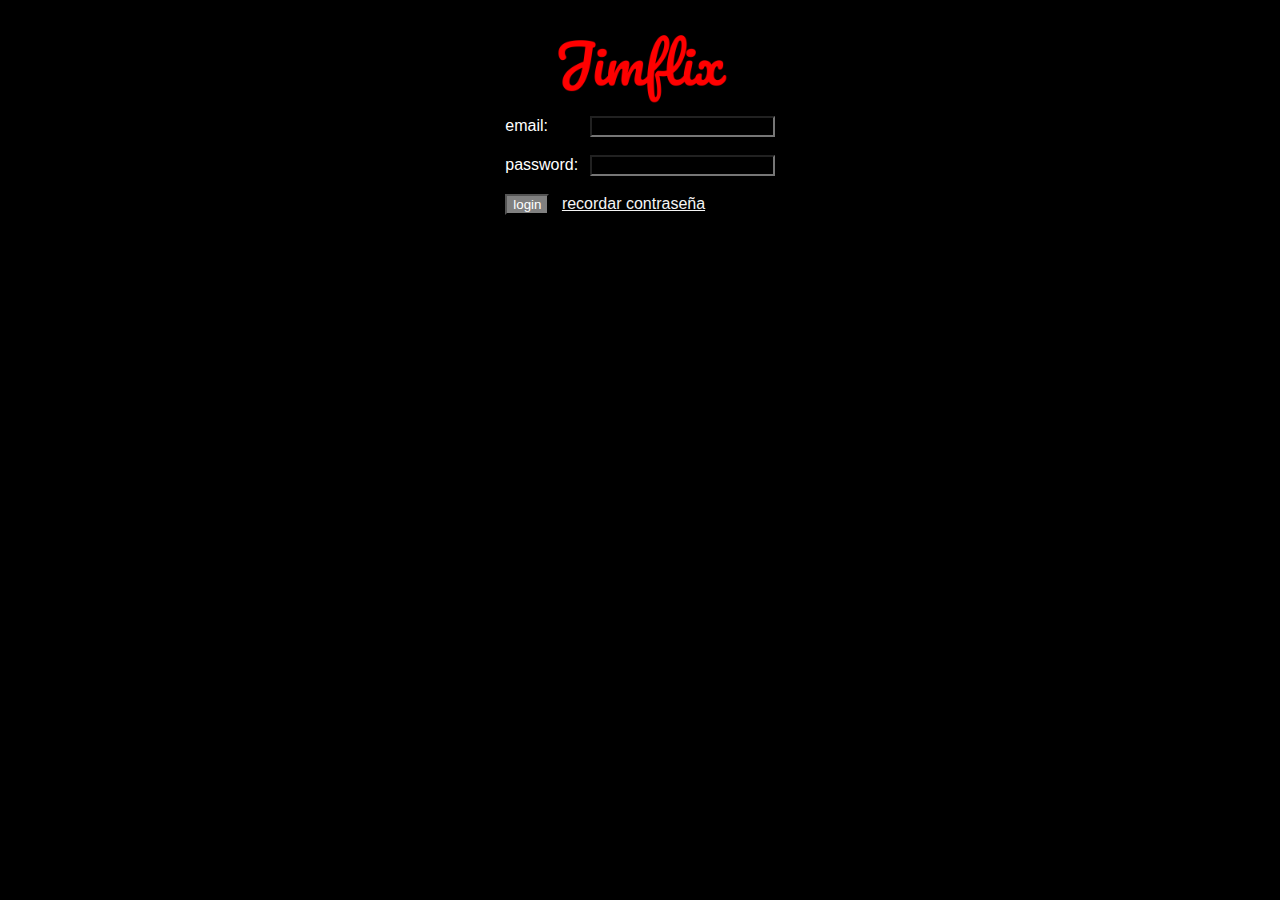
<file: src/index.html>
<!DOCTYPE html>
<html lang="en">
<head>
    <meta charset="UTF-8">
    <meta name="viewport" content="width=device-width, initial-scale=1.0">
    <link rel="stylesheet" href="./css/styles.css">
    <title>Jimflix</title>
</head>
<body >
  <main class="principal">
    <section class=logo>
        <img class="logo-img" src="./img/JimflixLogo.png" alt="Jimiflix">
    </section>
   
   <section class="login">
    <form action="./mainPage.html">
       <div class="itemLogin"><label for="email">email:</label>  
       <input type="email"> </div><br>
       <div class="itemLogin"><label for="password">password:</label> 
       <input type="password" maxlength="7"></div><br>
       <button type="submit" class="button">login </button>
        <a id="rememberPassword" href="rememberPassword.html">recordar contraseña</a>   
    </form>
    </section>
</main>
</body>
</html>
</file>
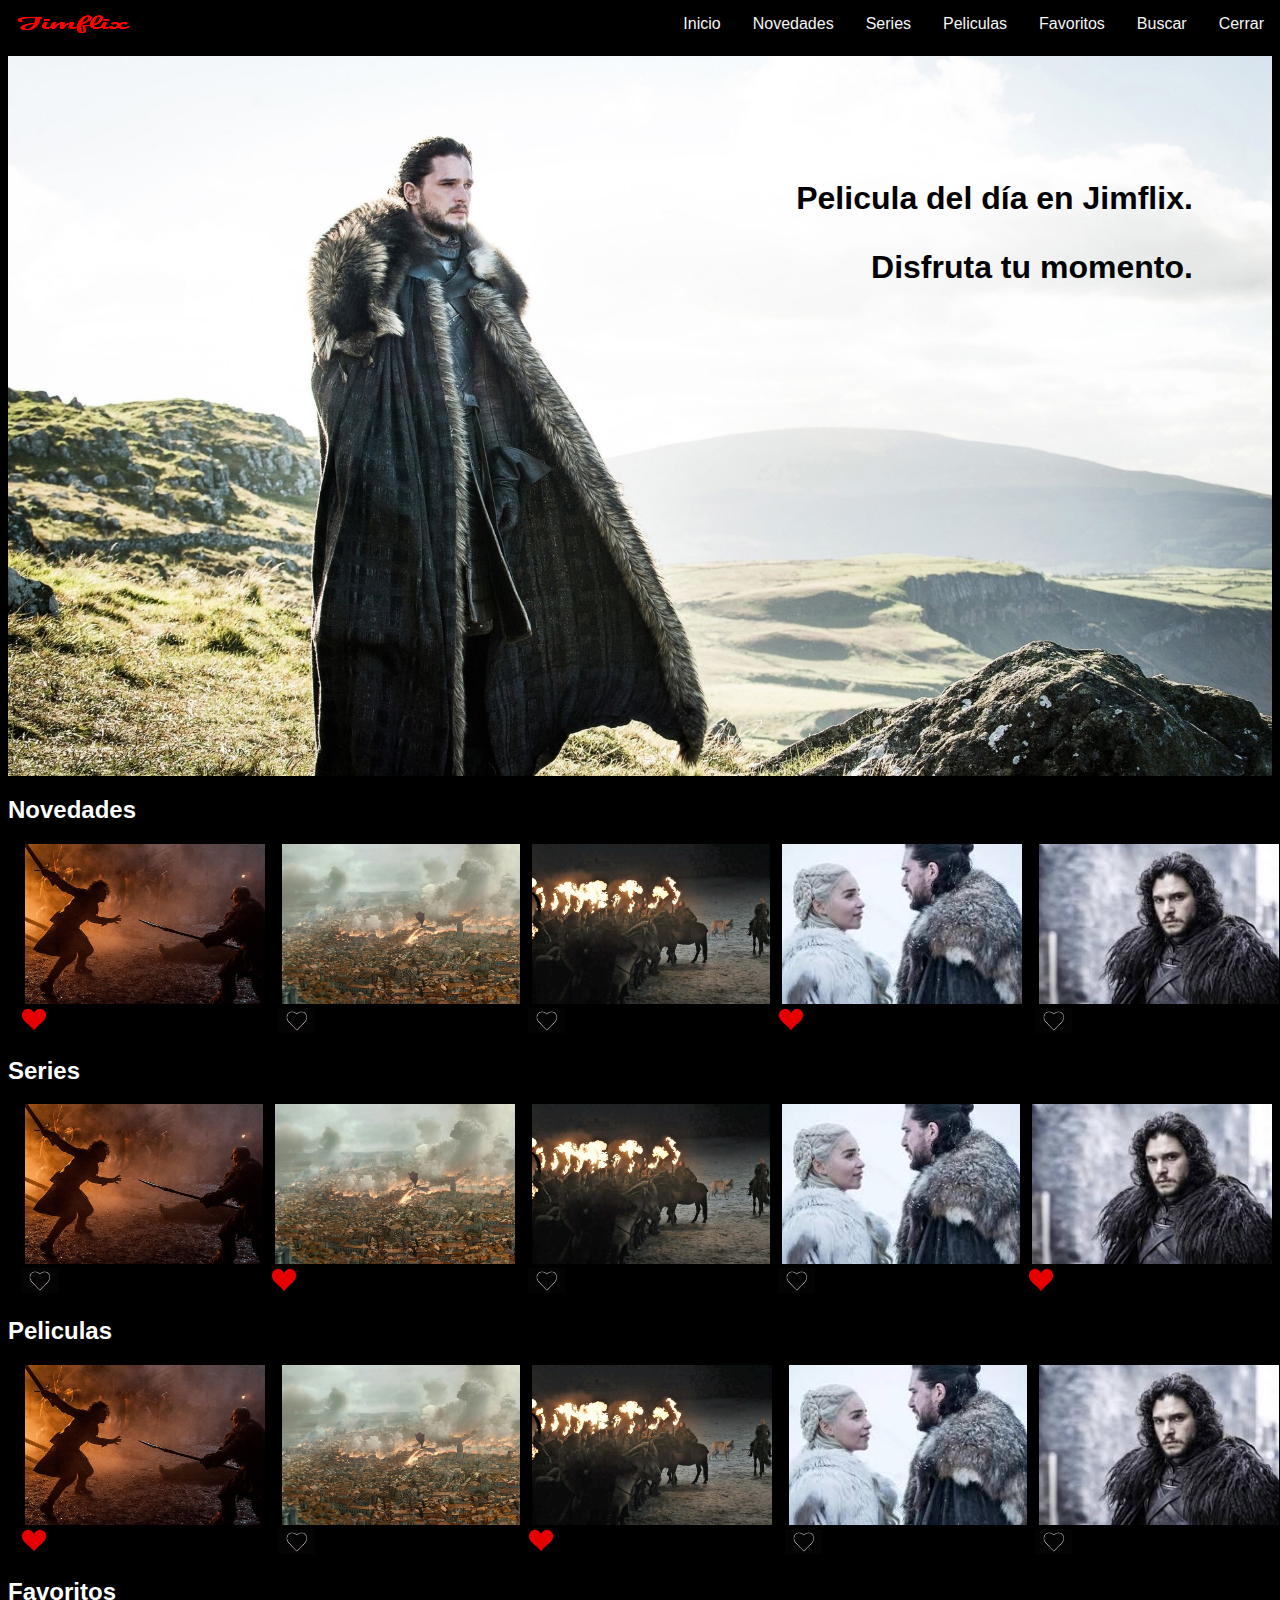
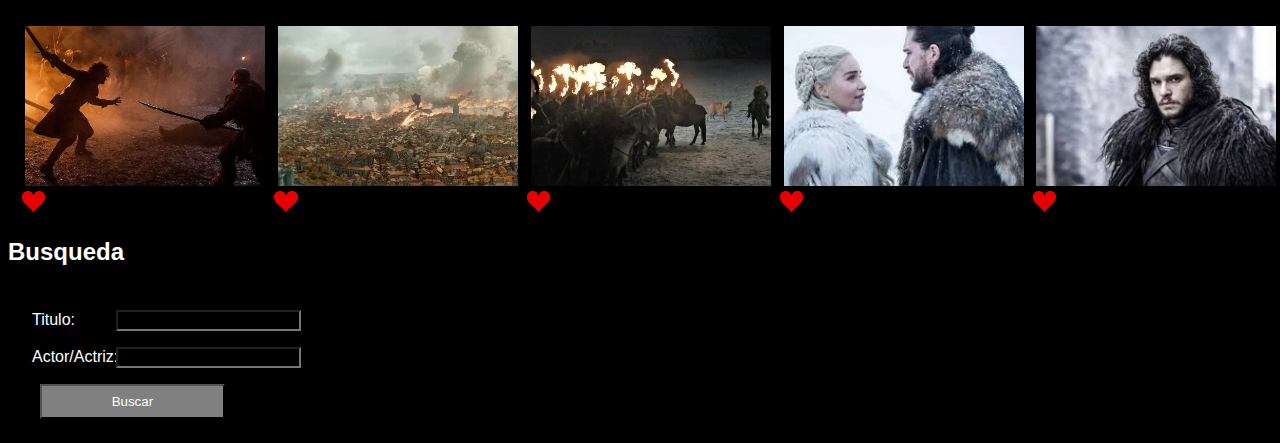
<file: src/mainPage.html>
<!DOCTYPE html>
<html lang="en">
  <head>
    <meta charset="UTF-8" />
    <meta name="viewport" content="width=device-width, initial-scale=1.0" />
    <link rel="stylesheet" href="./css/styles.css" />
    <link rel="stylesheet" href="./css/navbar.css" />
    <link rel="stylesheet" href="./css/header.css" />
    <link rel="stylesheet" href="./css/rejilla.css" />

    <title>Página Principal</title>
  </head>

  <body>
    <nav id="navbar" class="navbar">
      <div class="logo">
        <img src="./img/JimflixLogo.png" alt="Jimflix" />
      </div>

      <input type="checkbox" id="burger-checkbox" />
      <label for="burger-checkbox" class="burger-label"></label>

      <ul class="navbar-list">
        <li class="navbar-item"><a href="./mainPage.html">Inicio</a></li>
        <li class="navbar-item"><a href="#novedades">Novedades</a></li>
        <li class="navbar-item"><a href="#series">Series</a></li>
        <li class="navbar-item"><a href="#peliculas">Peliculas</a></li>
        <li class="navbar-item"><a href="#favoritos">Favoritos</a></li>
        <li class="navbar-item"><a href="#buscar">Buscar</a></li>
        <li class="navbar-item"><a href="./index.html">Cerrar</a></li>
      </ul>
    </nav>
    <header id="header" class="header">
      
      <h1>
        Pelicula del día en Jimflix. 
      </h1>
      <h1> Disfruta tu momento.</h1>
      
    </header>

    <main>
      <section id="novedades" class="novedades">
        <h2>Novedades</h2>
        <div class="flex-item">
          <div class="itemFilm">
            <div class="text-img">
              <img src="./img/battle-of-castle-black.jpg" alt="battle" />
              <div class="info">
                <h4>Feliz navidad</h4>
                <p>tipica navideña</p>
                <p>2000</p>
                <p>
                  Nos cuentan como la navidad hace que al final todo salga bien
                </p>
                <a href="./fichaDetalle.html" class="button">ver detalle</a>
              </div>
            </div>
            <div class="divLikeRojo">
              <img src="./img/corazonRojov2.jpg" alt="" class="imgLike" />
            </div>
          </div>
          <div class="itemFilm">
            <div class="text-img">
              <img src="./img/battle-of-kings-landing.jpg" alt="panoramic" />
              <div class="info">
                <h4>Feliz navidad</h4>
                <p>tipica navideña</p>
                <p>2000</p>
                <p>
                  Nos cuentan como la navidad hace que al final todo salga bien
                </p>
                <a href="./fichaDetalle.html" class="button">ver detalle</a>
              </div>
            </div>
            <div class="divLike">
              <img src="./img/corazonContorno.jpeg" alt="" class="imgLike" />
            </div>
          </div>
          <div class="itemFilm">
            <div class="text-img">
              <img src="./img/battle-of-winterfell.jpg" alt="" />
              <div class="info">
                <h4>Feliz navidad</h4>
                <p>tipica navideña</p>
                <p>2000</p>
                <p>
                  Nos cuentan como la navidad hace que al final todo salga bien
                </p>
                <a href="./fichaDetalle.html" class="button">ver detalle</a>
              </div>
            </div>
            <div class="divLike">
              <img src="./img/corazonContorno.jpeg" alt="" class="imgLike" />
            </div>
          </div>
          <div class="itemFilm">
            <div class="text-img">
              <img src="./img/consejero-real.jpg" alt="" />
              <div class="info">
                <h4>Feliz navidad</h4>
                <p>tipica navideña</p>
                <p>2000</p>
                <p>
                  Nos cuentan como la navidad hace que al final todo salga bien
                </p>
                <a href="./fichaDetalle.html" class="button">ver detalle</a>
              </div>
            </div>
            <div class="divLikeRojo">
              <img src="./img/corazonRojov2.jpg" alt="" class="imgLike" />
            </div>
          </div>
          <div class="itemFilm">
            <div class="text-img">
              <img src="./img/guardia-noche.jpg" alt="" />
              <div class="info">
                <h4>Feliz navidad</h4>
                <p>tipica navideña</p>
                <p>2000</p>
                <p>
                  Nos cuentan como la navidad hace que al final todo salga bien
                </p>
                <a href="./fichaDetalle.html" class="button">ver detalle</a>
              </div>
            </div>
            <div class="divLike">
              <img src="./img/corazonContorno.jpeg" alt="" class="imgLike" />
            </div>
          </div>
        </div>
      </section>

      <section id="series" class="series">
        <h2>Series</h2>
        <div class="flex-item">
          <div class="itemFilm">
            <div class="text-img">
              <img src="./img/battle-of-castle-black.jpg" alt="batalla" />
              <div class="info">
                <h4>Feliz navidad</h4>
                <p>tipica navideña</p>
                <p>2000</p>
                <p>
                  Nos cuentan como la navidad hace que al final todo salga bien
                </p>
                <a href="./fichaDetalle.html" class="button">ver detalle</a>
              </div>
            </div>
            <div class="divLike">
              <img src="./img/corazonContorno.jpeg" alt="" class="imgLike" />
            </div>
          </div>
          <div class="itemFilm">
            <div class="text-img">
              <img src="./img/battle-of-kings-landing.jpg" alt="" />
              <div class="info">
                <h4>Feliz navidad</h4>
                <p>tipica navideña</p>
                <p>2000</p>
                <p>
                  Nos cuentan como la navidad hace que al final todo salga bien
                </p>
                <a href="./fichaDetalle.html" class="button">ver detalle</a>
              </div>
            </div>
            <div class="divLikeRojo">
              <img src="./img/corazonRojov2.jpg" alt="" class="imgLike" />
            </div>
          </div>
          <div class="itemFilm">
            <div class="text-img">
              <img src="./img/battle-of-winterfell.jpg" alt="" />

              <div class="info">
                <h4>Feliz navidad</h4>
                <p>tipica navideña</p>
                <p>2000</p>
                <p>
                  Nos cuentan como la navidad hace que al final todo salga bien
                </p>
                <a href="./fichaDetalle.html" class="button">ver detalle</a>
              </div>
            </div>
            <div class="divLike">
              <img src="./img/corazonContorno.jpeg" alt="" class="imgLike" />
            </div>
          </div>
          <div class="itemFilm">
            <div class="text-img">
              <img src="./img/consejero-real.jpg" alt="" />
              <div class="info">
                <h4>Feliz navidad</h4>
                <p>tipica navideña</p>
                <p>2000</p>
                <p>
                  Nos cuentan como la navidad hace que al final todo salga bien
                </p>
                <a href="./fichaDetalle.html" class="button">ver detalle</a>
              </div>
            </div>
            <div class="divLike">
              <img src="./img/corazonContorno.jpeg" alt="" class="imgLike" />
            </div>
          </div>
          <div class="itemFilm">
            <div class="text-img">
              <img src="./img/guardia-noche.jpg" alt="" />
              <div class="info">
                <h4>Feliz navidad</h4>
                <p>tipica navideña</p>
                <p>2000</p>
                <p>
                  Nos cuentan como la navidad hace que al final todo salga bien
                </p>
                <a href="./fichaDetalle.html" class="button">ver detalle</a>
              </div>
            </div>
            <div class="divLikeRojo">
              <img src="./img/corazonRojov2.jpg" alt="" class="imgLike" />
            </div>
          </div>
        </div>
      </section>
      <section id="peliculas" class="peliculas">
        <h2>Peliculas</h2>
        <div class="flex-item">
          <div class="itemFilm">
            <div class="text-img">
              <img src="./img/battle-of-castle-black.jpg" alt="batalla" />
              <div class="info">
                <h4>Feliz navidad</h4>
                <p>tipica navideña</p>
                <p>2000</p>
                <p>
                  Nos cuentan como la navidad hace que al final todo salga bien
                </p>
                <a href="./fichaDetalle.html" class="button">ver detalle</a>
              </div>
            </div>
            <div class="divLikeRojo">
              <img src="./img/corazonRojov2.jpg" alt="" class="imgLike" />
            </div>
          </div>
          <div class="itemFilm">
            <div class="text-img">
              <img src="./img/battle-of-kings-landing.jpg" alt="" />
              <div class="info">
                <h4>Feliz navidad</h4>
                <p>tipica navideña</p>
                <p>2000</p>
                <p>
                  Nos cuentan como la navidad hace que al final todo salga bien
                </p>
                <a href="./fichaDetalle.html" class="button">ver detalle</a>
              </div>
            </div>
            <div class="divLike">
              <img src="./img/corazonContorno.jpeg" alt="" class="imgLike" />
            </div>
          </div>

          <div class="itemFilm">
            <div class="text-img">
              <img src="./img/battle-of-winterfell.jpg" alt="" />
              <div class="info">
                <h4>Feliz navidad</h4>
                <p>tipica navideña</p>
                <p>2000</p>
                <p>
                  Nos cuentan como la navidad hace que al final todo salga bien
                </p>
                <a href="./fichaDetalle.html" class="button">ver detalle</a>
              </div>
            </div>
            <div class="divLikeRojo">
              <img src="./img/corazonRojov2.jpg" alt="" class="imgLike" />
            </div>
          </div>
          <div class="itemFilm">
            <div class="text-img">
              <img src="./img/consejero-real.jpg" alt="" />
              <div class="info">
                <h4>Feliz navidad</h4>
                <p>tipica navideña</p>
                <p>2000</p>
                <p>
                  Nos cuentan como la navidad hace que al final todo salga bien
                </p>
                <a href="./fichaDetalle.html" class="button">ver detalle</a>
              </div>
            </div>
            <div class="divLike">
              <img src="./img/corazonContorno.jpeg" alt="" class="imgLike" />
            </div>
          </div>
          <div class="itemFilm">
            <div class="text-img">
              <img src="./img/guardia-noche.jpg" alt="" />
              <div class="info">
                <h4>Feliz navidad</h4>
                <p>tipica navideña</p>
                <p>2000</p>
                <p>
                  Nos cuentan como la navidad hace que al final todo salga bien
                </p>
                <a href="./fichaDetalle.html" class="button">ver detalle</a>
              </div>
            </div>
            <div class="divLike">
              <img src="./img/corazonContorno.jpeg" alt="" class="imgLike" />
            </div>
          </div>
        </div>
      </section>

      <section id="favoritos" class="favoritos">
        <h2>Favoritos</h2>
        <div class="flex-item">
          <div class="itemFilm">
            <div class="text-img">
              <img src="./img/battle-of-castle-black.jpg" alt="batalla" />
              <div class="info">
                <h4>Feliz navidad</h4>
                <p>tipica navideña</p>
                <p>2000</p>
                <p>
                  Nos cuentan como la navidad hace que al final todo salga bien
                </p>
                <a href="./fichaDetalle.html" class="button">ver detalle</a>
              </div>
            </div>
            <div class="divLikeRojo">
              <img src="./img/corazonRojov2.jpg" alt="" class="imgLike" />
            </div>
          </div>
          <div class="itemFilm">
            <div class="text-img">
              <img src="./img/battle-of-kings-landing.jpg" alt="" />
              <div class="info">
                <h4>Feliz navidad</h4>
                <p>tipica navideña</p>
                <p>2000</p>
                <p>
                  Nos cuentan como la navidad hace que al final todo salga bien
                </p>
                <a href="./fichaDetalle.html" class="button">ver detalle</a>
              </div>
            </div>
            <div class="divLikeRojo">
              <img src="./img/corazonRojov2.jpg" alt="" class="imgLike" />
            </div>
          </div>

          <div class="itemFilm">
            <div class="text-img">
              <img src="./img/battle-of-winterfell.jpg" alt="" />
              <div class="info">
                <h4>Feliz navidad</h4>
                <p>tipica navideña</p>
                <p>2000</p>
                <p>
                  Nos cuentan como la navidad hace que al final todo salga bien
                </p>
                <a href="./fichaDetalle.html" class="button">ver detalle</a>
              </div>
            </div>
            <div class="divLikeRojo">
              <img src="./img/corazonRojov2.jpg" alt="" class="imgLike" />
            </div>
          </div>
          <div class="itemFilm">
            <div class="text-img">
              <img src="./img/consejero-real.jpg" alt="" />
              <div class="info">
                <h4>Feliz navidad</h4>
                <p>tipica navideña</p>
                <p>2000</p>
                <p>
                  Nos cuentan como la navidad hace que al final todo salga bien
                </p>
                <a href="./fichaDetalle.html" class="button">ver detalle</a>
              </div>
            </div>
            <div class="divLikeRojo">
              <img src="./img/corazonRojov2.jpg" alt="" class="imgLike" />
            </div>
          </div>
          <div class="itemFilm">
            <div class="text-img">
              <img src="./img/guardia-noche.jpg" alt="" />
              <div class="info">
                <h4>Feliz navidad</h4>
                <p>tipica navideña</p>
                <p>2000</p>
                <p>
                  Nos cuentan como la navidad hace que al final todo salga bien
                </p>
                <a href="./fichaDetalle.html" class="button">ver detalle</a>
              </div>
            </div>
            <div class="divLikeRojo">
              <img src="./img/corazonRojov2.jpg" alt="" class="imgLike" />
            </div>
          </div>
        </div>
      </section>

      <section id="buscar">
        <h2>Busqueda</h2>
        <div class="divBuscar">
          <form action="./mainPage.html" id="buscar-form" class="buscar-form">
            <div class="itemBuscar">
            <label for="">Titulo:</label>
            <input type="text" />
        </div>
        <div class="itemBuscar">
            <label for="">Actor/Actriz:</label>
            <input type="text" />
        </div>
            <button class="divBotonBuscar" type="submit" class="button">Buscar </button>
      
          </form>
        </div>
      </section>
    </main>
  </body>
</html>
</file>
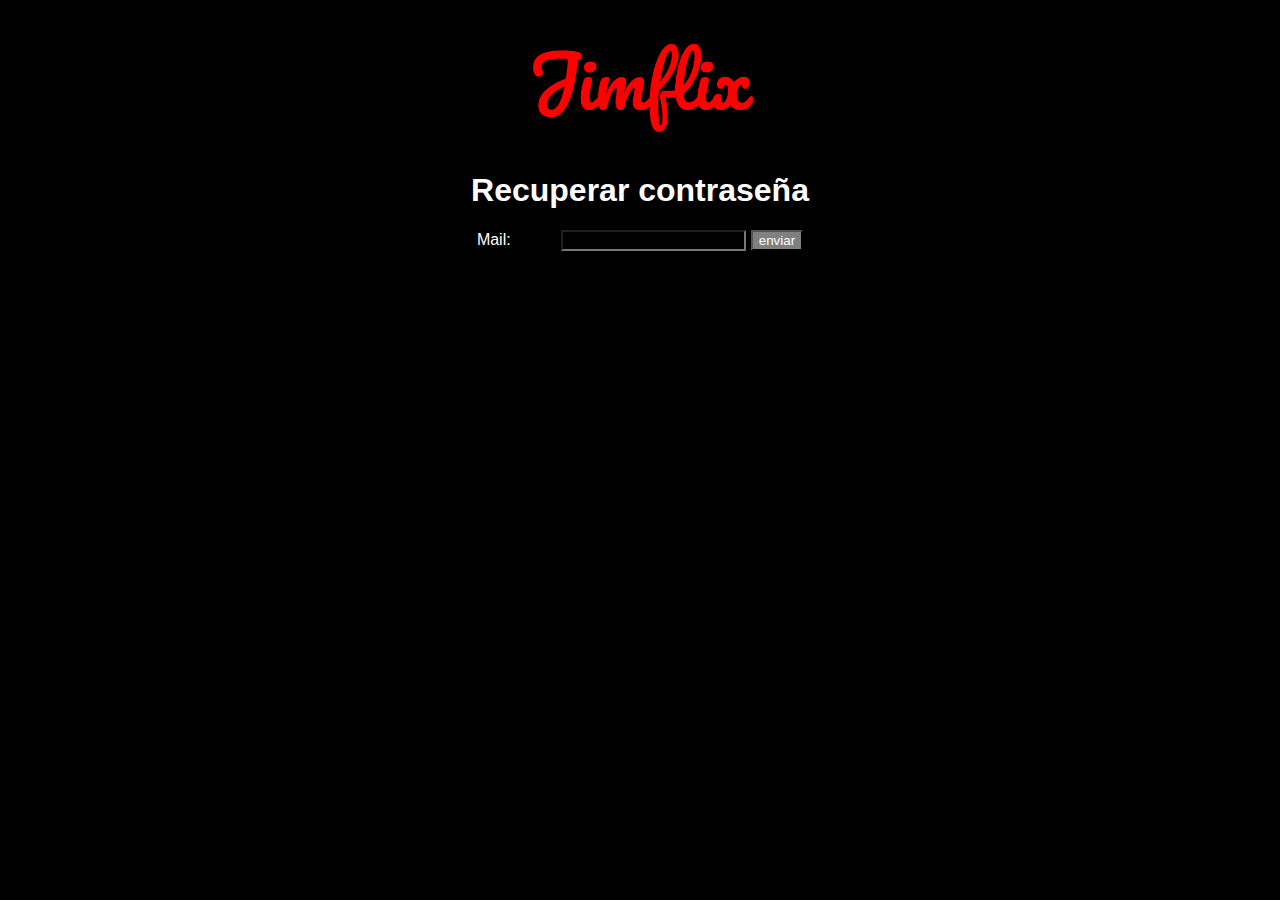
<file: src/rememberPassword.html>
<!DOCTYPE html>
<html lang="en">
<head>
    <meta charset="UTF-8">
    <meta name="viewport" content="width=device-width, initial-scale=1.0">
    <link rel="stylesheet" href="./css/remember-password.css">
    <link rel="stylesheet" href="./css/styles.css">
    <title>Recordar contraseña</title>
</head>
<body>
  <section name="remember-password">
   <div class="recordarContraseña">
        <img class="img-logo" src="./img/JimflixLogo.png" alt="Jimiflix">
     
        <h1>Recuperar contraseña</h1>
    <form action="./index.html">    
    <label for="remember-password"> Mail:</label>
   <input type="email">
    <button type="submit">enviar </button>
    </form>
  </div>
</section>
</body>
</html>
</file>
<file: src/css/styles.css>
:root {
    --navbar-height: 3rem;
    --max-width: 900px;
  }

*{
    background-color: black;
    font-family: Arial, Helvetica, sans-serif;
    color: white;
}

button{
    color: white;
    background-color: grey;
}

label{
    display: inline-block;
    width: 5rem;
}

a,
a:link,
a:visited,
a:focus {
  text-decoration: none;
  color: whitesmoke;
  padding: 0.5rem;
}

#rememberPassword{
  text-decoration: underline whitesmoke;
}

.principal{

  display:flex;
  flex-direction: column;
  justify-content: center;
  align-items:center;
}
 .logo{
 display: flex;
  justify-content: center;
  align-items: center;
} 

.logo img{
  
    width:20%;
    height:20%;
   }
</file>
<file: src/css/navbar.css>
.navbar {
  position: fixed;
  width: 100%;
  top: 0;
  left: 0;
  height: var(--navbar-height);
  z-index: 10;
}

#burger-checkbox {
  display: none;

}
.burger-label {
  position: absolute;
  top: 0;
  left: 0;
  width: 2rem;
  height: 2rem;
  
}
.burger-label:before {
  content: '';
  background-color: whitesmoke;
  width: 1rem;
  height: 0.12rem;
  position: absolute;
  left: 0.45rem;
  top: 0.65rem;

  box-shadow: 0 0.25rem 0 0 whitesmoke, 0 0.5rem 0 0 whitesmoke;
}

/* cerrado */
.navbar-list {
  display: none;
  list-style: none;
  margin: 0;
  padding: 1;
}

/* abierto */
#burger-checkbox:checked ~ .navbar-list {
  display: flex;
  flex-direction: column;
  justify-content: space-evenly;
  background-color: black;
  height: calc(90vh - var(--navbar-height)); 
  opacity: 0.85;
  z-index: inherit;
}

.navbar-item a {
  color: whitesmoke;
  display: block;
  text-align: center;
  line-height: 3rem;
  font-size: 2rem;
}

  @media (min-width: 768px) {

    .navbar {
      display: flex;
      justify-content: space-between;
    }

    .navbar .logo img{
      height:60%;
      width:10%;
      position:absolute;
      top:0;
      left:0;
      right:0.2;
      padding:0.5rem;
    }

    .navbar-list {
      display: flex;
    }
  
    .navbar .burger-label {
      display: none;
    }
  
  
    .navbar-item a {
      color: whitesmoke;
      font-size: 1rem;
      line-height: var(--navbar-height);
      padding: 0 1rem;
      
    }

  }
</file>
<file: src/css/header.css>
body {
  padding-top: var(--navbar-height);
}
.header {
  height: 80vh;
  background: url('../img/header-bg.jpg') top center no-repeat;
  background-size: cover;
 
}

h1{
  position: relative;
  top: 15%;
  right: 5%;
  color:black;
  background-color: transparent;
  margin: 0;
  padding: 1rem;
  text-align: right;
  font-size: 2rem;
 

}
</file>
<file: src/css/rejilla.css>
main img {
  width: 80%;
  margin-left: 5%;
}

.info {
  display: none;
  position: absolute;
  opacity: 0.5;
  top: 0;
  left: 5%;
  z-index: 10;
  width: 100%;
  height: 100%;
  color: #fff;
  padding: 1px;
}

.button {
  position: absolute;
  top: 5px;
  right: 5%;
  font: bold 11px Arial;
  text-decoration: none;
  background-color: grey;
  color: #333333;
  border-top: 1px solid #cccccc;
  border-right: 1px solid #333333;
  border-bottom: 1px solid #333333;
  border-left: 1px solid #cccccc;
}

.divLike > .imgLike {
  margin-left: 5%;
  width: 8%;
  height: 8%;
}

.divLikeRojo > .imgLike {
  margin-left: 5%;
  width: 5%;
  height: 5%;
}

.text-img {
  position: relative;
  margin: 0 5px;
}

.text-img:hover .info {
  display: block;
}

@media (min-width: 768px) {
  .flex-item {
    display: flex;
  }
  .flex-item img {
    height: 10rem;
    width: 15rem;
    object-fit: cover;
  }

  .divLike > .imgLike {
    width: 15%;
    height: 15%;
  }

  .divLikeRojo > .imgLike {
    width: 10%;
    height: 10%;
  }
  
  .button {
    top: 5px;
    right: 5px;
  }
  
}

.buscar-form {
  display: flex;
  flex-direction: column;
  justify-content: center;
  /*text-align: center; */
  padding: 1rem;
}
.itemBuscar {
  padding: 0.5rem;
}

.divBotonBuscar {
  margin-top: 0.5rem;
  margin-left: 1rem;
  padding: 0.5rem;
  width: 15%;
}
</file>
<file: src/css/remember-password.css>
.recordarContraseña{
  display: flex;
  flex-direction: column;
  justify-content:center;
  align-items: center;

}

.img-logo{
  width:20%;
  height:20%;
}
</file>
